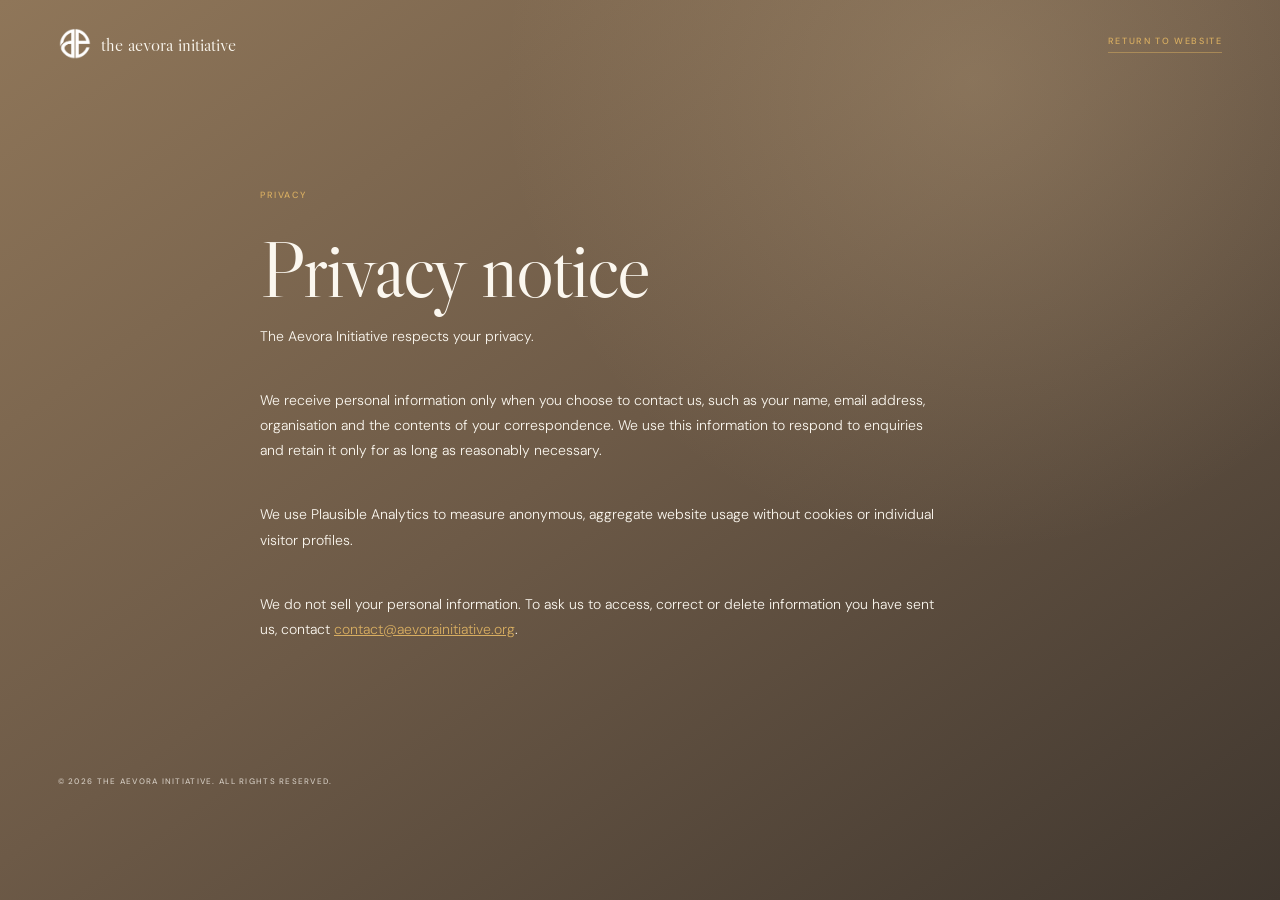
<file: privacy.html>
<!doctype html>
<html lang="en-GB">
<head>
  <meta charset="utf-8">
  <meta name="viewport" content="width=device-width,initial-scale=1">
  <meta name="description" content="Privacy notice for The Aevora Initiative.">
  <meta name="robots" content="index, follow">
  <meta name="theme-color" content="#7a674f">
  <link rel="canonical" href="https://www.aevorainitiative.org/privacy.html">
  <title>Privacy | The Aevora Initiative</title>
  <link rel="icon" href="aevora-favicon-white.png" type="image/png">
  <link rel="preconnect" href="https://fonts.googleapis.com">
  <link rel="preconnect" href="https://fonts.gstatic.com" crossorigin>
  <link href="https://fonts.googleapis.com/css2?family=DM+Sans:wght@300;400;500&family=Libre+Caslon+Display&display=swap" rel="stylesheet">
  <link rel="stylesheet" href="privacy.css">
</head>
<body>
  <header>
    <a class="brand" href="index.html" aria-label="Return to The Aevora Initiative">
      <img src="aevora-monogram.png" alt="">
      <span>the aevora initiative</span>
    </a>
    <a class="return-link" href="index.html">Return to website</a>
  </header>

  <main>
    <p class="eyebrow">Privacy</p>
    <h1>Privacy notice</h1>

    <section>
      <p>The Aevora Initiative respects your privacy.</p>
    </section>

    <section>
      <p>We receive personal information only when you choose to contact us, such as your name, email address, organisation and the contents of your correspondence. We use this information to respond to enquiries and retain it only for as long as reasonably necessary.</p>
    </section>

    <section>
      <p>We use Plausible Analytics to measure anonymous, aggregate website usage without cookies or individual visitor profiles.</p>
    </section>

    <section>
      <p>We do not sell your personal information. To ask us to access, correct or delete information you have sent us, contact <a href="mailto:contact@aevorainitiative.org">contact@aevorainitiative.org</a>.</p>
    </section>
  </main>

  <div class="copyright">© 2026 The Aevora Initiative. All rights reserved.</div>
</body>
</html>
</file>
<file: privacy.css>
:root {
  --ink: #fbf7ef;
  --muted: rgba(251, 247, 239, .7);
  --brass: #d7ad61;
  --line: rgba(251, 247, 239, .18);
}

* { box-sizing: border-box; }
html { background: #6f5d49; }
body {
  min-height: 100vh;
  margin: 0;
  color: var(--ink);
  background:
    radial-gradient(circle at 76% 9%, rgba(216, 188, 147, .24), transparent 37%),
    linear-gradient(145deg, #8f7659 0%, #6d5a47 48%, #40372f 100%);
  font-family: 'DM Sans', sans-serif;
  font-weight: 300;
}

header { display: flex; align-items: center; justify-content: space-between; padding: 27px 4.5vw; }
.brand { display: inline-flex; align-items: center; gap: 9px; color: inherit; text-decoration: none; }
.brand img { width: 34px; height: 34px; object-fit: contain; filter: brightness(0) invert(1); }
.brand span { font: 19px/1 'Libre Caslon Display', serif; text-transform: lowercase; }
.return-link, .eyebrow { color: var(--brass); text-transform: uppercase; letter-spacing: .18em; font-size: 9px; font-weight: 500; }
.return-link { padding-bottom: 5px; text-decoration: none; border-bottom: 1px solid rgba(215, 173, 97, .5); }

main { width: min(760px, calc(100% - 48px)); margin: 11vh auto 12vh; }
.eyebrow { margin: 0 0 25px; }
h1 { margin: 0; font: 400 clamp(48px, 7vw, 80px)/1.03 'Libre Caslon Display', serif; letter-spacing: -.025em; }
.updated { margin: 20px 0 68px; color: var(--muted); font-size: 11px; letter-spacing: .08em; text-transform: uppercase; }
section { padding: 13px 0; }
section:first-of-type { font: inherit; }
h2 { margin: 0 0 13px; color: var(--brass); font-size: 10px; font-weight: 500; letter-spacing: .18em; text-transform: uppercase; }
p { max-width: 680px; margin: 0 0 13px; font-size: 14px; line-height: 1.8; }
a { color: var(--brass); }
.copyright { padding: 0 4.5vw 35px; color: var(--muted); font-size: 8px; font-weight: 500; letter-spacing: .16em; text-transform: uppercase; }

@media (max-width: 640px) {
  header { padding: 20px 6vw; }
  .brand span { font-size: 17px; }
  .brand img { width: 31px; height: 31px; }
  .return-link { font-size: 7px; }
  main { margin-top: 8vh; }
  .updated { margin-bottom: 50px; }
}
</file>
